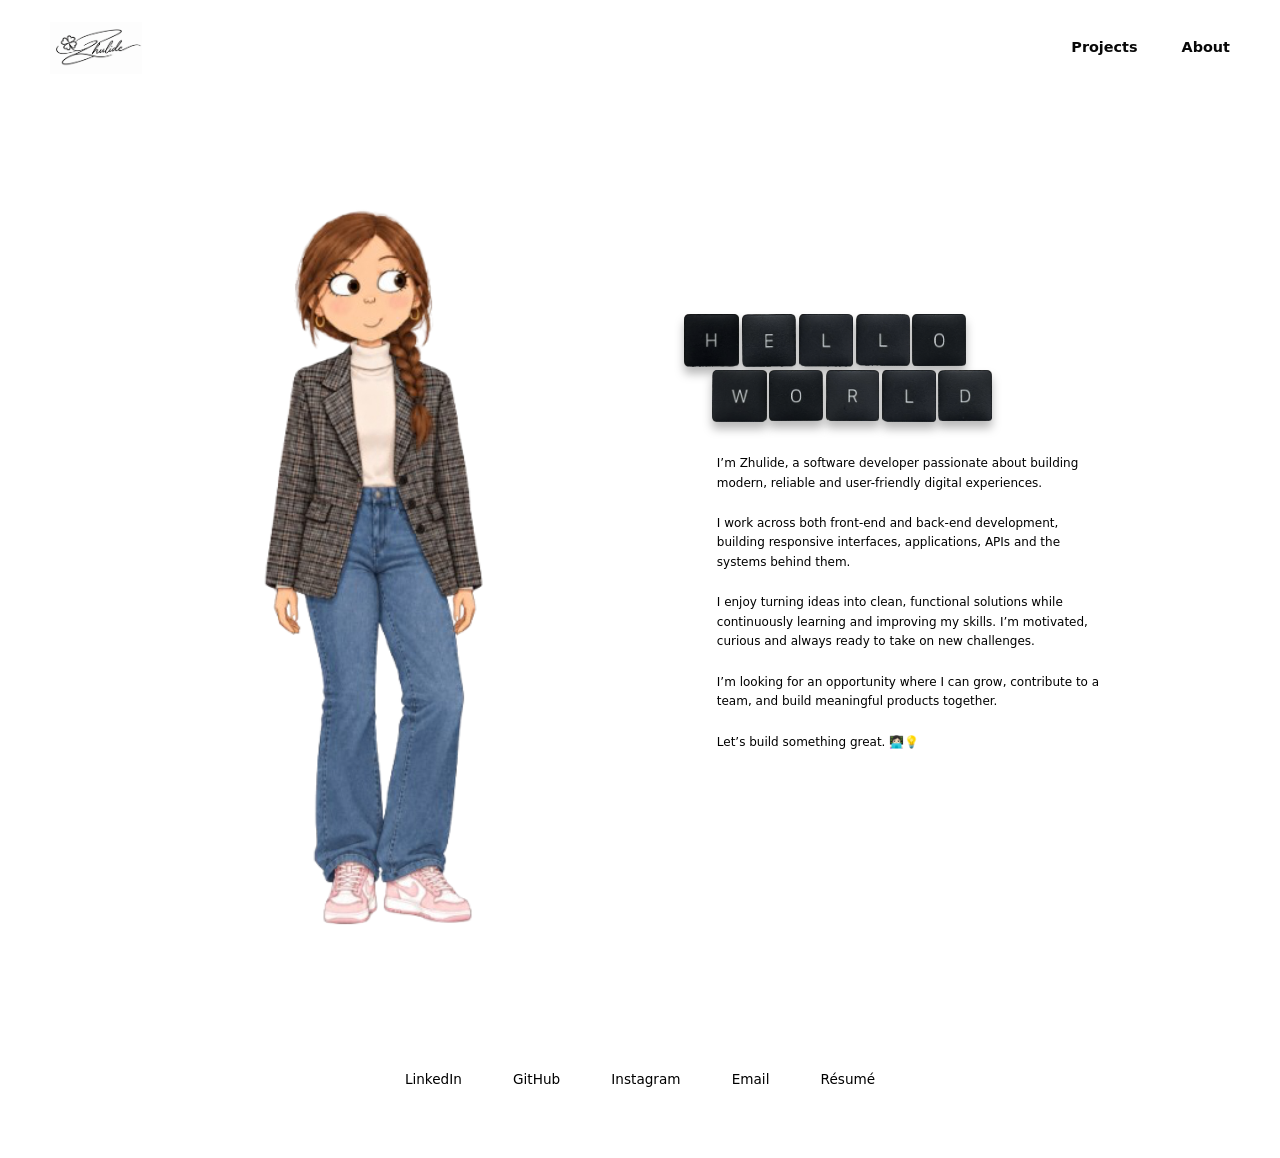
<file: index.html>
<!DOCTYPE html>
<html lang="en">
<head>
<meta charset="utf-8">
<meta name="viewport" content="width=device-width, initial-scale=1">
<title>Zhulide — Software Developer</title>
<meta name="description" content="Zhulide is a software developer.">
<link rel="stylesheet" href="css/style.css">
</head>
<body>
<header>
  <a class="logo" href="#top" aria-label="Zhulide"><img src="img/logo.1.png" alt="Zhulide"></a>
  <button class="burger" aria-label="Toggle menu" aria-expanded="false" aria-controls="menu"><span></span><span></span><span></span></button>
  <nav id="menu">
    <ul>
      <li><a href="projects.html">Projects</a></li>
      <li><a href="coming-soon.html">About</a></li>
    </ul>
  </nav>
</header>

<main id="top">
  <div class="stage">
  <div class="panel" id="panel">
    <img src="img/🍀Z*.png" alt="Illustration of Zhulide">
  </div>
</div>
  <div id="about">
    <div class="keys" role="img" aria-label="HELLO WORLD">
      <img class="k" data-k="H" src="img/0.png" alt="H" draggable="false" style="left:1.865%;top:5.344%;width:16.93%;height:43.893%">
      <img class="k" data-k="E" src="img/1.png" alt="E" draggable="false" style="left:19.799%;top:4.962%;width:17.073%;height:43.893%">
      <img class="k" data-k="L" src="img/2.png" alt="L" draggable="false" style="left:37.59%;top:5.344%;width:16.93%;height:43.511%">
      <img class="k" data-k="L" src="img/3.png" alt="L" draggable="false" style="left:55.38%;top:4.962%;width:17.073%;height:43.511%">
      <img class="k" data-k="O" src="img/4.png" alt="O" draggable="false" style="left:73.027%;top:5.344%;width:16.786%;height:42.748%">
      <img class="k" data-k="W" src="img/5.png" alt="W" draggable="false" style="left:10.617%;top:51.527%;width:16.93%;height:43.13%">
      <img class="k" data-k="O" src="img/6.png" alt="O" draggable="false" style="left:28.407%;top:51.145%;width:16.786%;height:43.13%">
      <img class="k" data-k="R" src="img/7.png" alt="R" draggable="false" style="left:46.055%;top:51.527%;width:16.643%;height:42.748%">
      <img class="k" data-k="L" src="img/8.png" alt="L" draggable="false" style="left:63.558%;top:51.527%;width:16.93%;height:43.13%">
      <img class="k" data-k="D" src="img/9.png" alt="D" draggable="false" style="left:81.205%;top:51.145%;width:16.93%;height:43.13%">
    </div>
    <div class="text" id="projects">
       <p>
    I’m Zhulide, a software developer passionate about building modern,
    reliable and user-friendly digital experiences.
  </p>

  <p>
    I work across both front-end and back-end development, building
    responsive interfaces, applications, APIs and the systems behind them.
  </p>

   <p>
    I enjoy turning ideas into clean, functional solutions while
    continuously learning and improving my skills. I’m motivated, curious
    and always ready to take on new challenges.
  </p>

  <p>
    I’m looking for an opportunity where I can grow, contribute to a team,
    and build meaningful products together.
  </p>

  <p>
    Let’s build something great. 👩🏻‍💻💡
  </p>

    </div>
  </div>
</main>

<footer>
  <ul>
    <li><a href="https://www.linkedin.com/in/zhulide-m-867a86384" target="_blank" rel="noopener">LinkedIn</a></li>
    <li><a href="https://github.com/Zhulide-code" target="_blank" rel="noopener">GitHub</a></li>
    <li><a href="https://www.instagram.com/zhulide_?hvrq=MTBobHJiNGtoNW9kOA%3D%3D&utm_source=qr" target="_blank" rel="noopener">Instagram</a></li>
    <li><a href="mailto:zhulide.mn@gmail.com">Email</a></li>
    <li><a href="resume.pdf" target="_blank" rel="noopener">Résumé</a></li>
  </ul>
</footer>

<script src="js/script.js"></script>
</body>
</html>
</file>
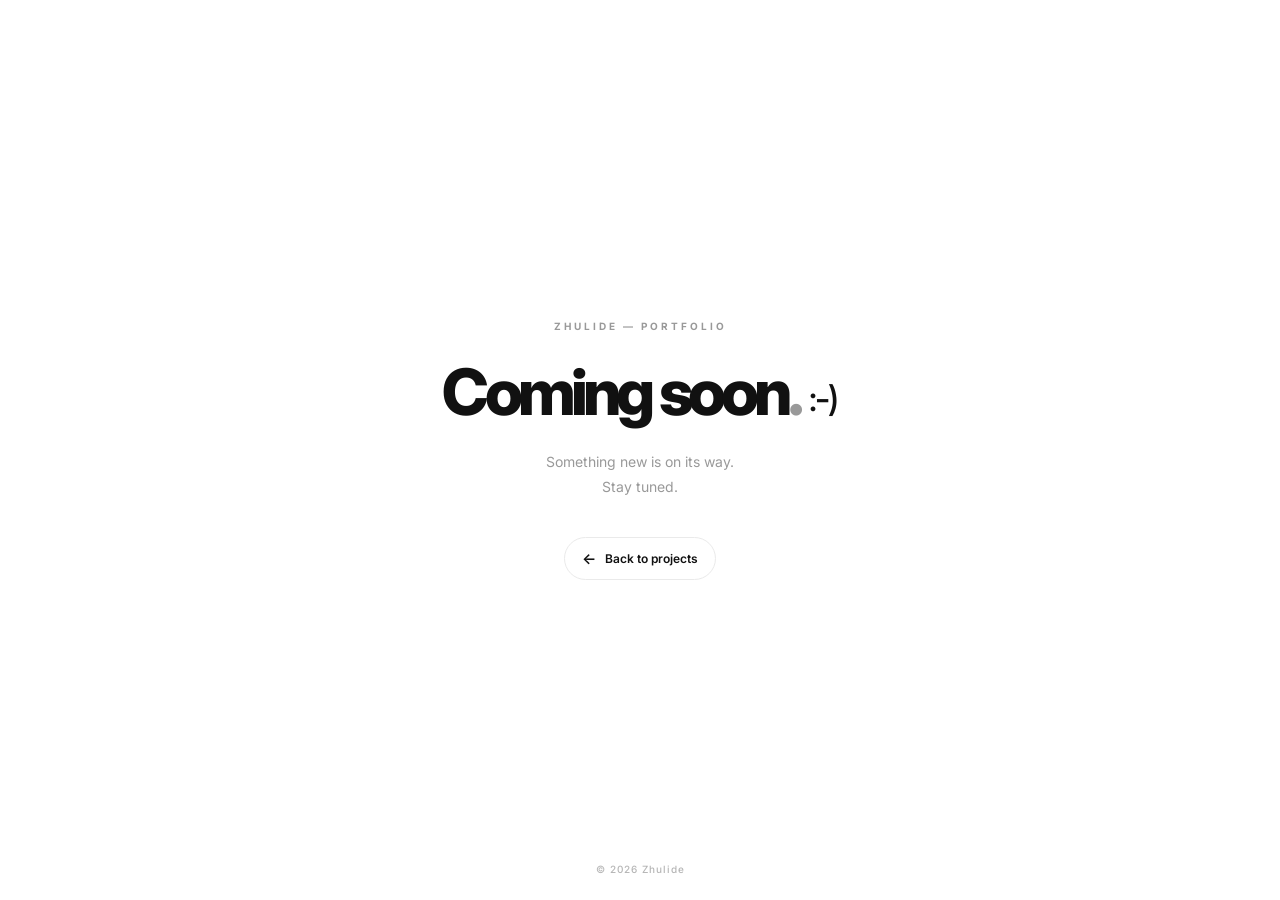
<file: coming-soon.html>
<!DOCTYPE html>
<html lang="en">
<head>
  <meta charset="UTF-8">
  <meta name="viewport" content="width=device-width, initial-scale=1">
  <meta name="theme-color" content="#ffffff">
  <meta name="description" content="Something new is coming soon to Zhulide.">

  <title>Coming Soon — Zhulide</title>

  <link rel="preconnect" href="https://fonts.googleapis.com">
  <link rel="preconnect" href="https://fonts.gstatic.com" crossorigin>
  <link href="https://fonts.googleapis.com/css2?family=Inter:wght@400;500;600;700;800&display=swap" rel="stylesheet">

  <style>
    * {
      box-sizing: border-box;
      margin: 0;
      padding: 0;
    }

    :root {
      --background: #ffffff;
      --foreground: #111111;
      --muted: #999999;
    }

    html {
      min-height: 100%;
    }

    body {
      min-height: 100vh;
      min-height: 100dvh;
      font-family: "Inter", system-ui, sans-serif;
      background: var(--background);
      color: var(--foreground);
      -webkit-font-smoothing: antialiased;
      -moz-osx-font-smoothing: grayscale;
    }

    .wrap {
      min-height: 100vh;
      min-height: 100dvh;
      display: flex;
      flex-direction: column;
      align-items: center;
      justify-content: center;
      padding: 30px 20px;
      text-align: center;
      position: relative;
    }

    .content {
      animation: fadeUp 0.9s cubic-bezier(.2, .7, .3, 1) both;
    }

    .eyebrow {
      display: block;
      margin-bottom: 25px;
      font-size: 10px;
      font-weight: 700;
      letter-spacing: 3px;
      color: var(--muted);
    }

    h1 {
      font-size: clamp(2.2rem, 7vw, 4rem);
      font-weight: 800;
      letter-spacing: -0.075em;
      line-height: 1.1;
    }

    .period {
      color: var(--muted);
    }

    .smile {
      display: inline-block;
      margin-left: 5px;
      font-size: 0.55em;
      font-weight: 500;
      letter-spacing: -0.05em;
      vertical-align: middle;
    }

    .description {
      margin-top: 22px;
      color: var(--muted);
      font-size: 14px;
      font-weight: 400;
      line-height: 1.8;
    }

    .back {
      display: inline-flex;
      align-items: center;
      gap: 9px;
      margin-top: 38px;
      padding: 11px 17px;
      color: var(--foreground);
      text-decoration: none;
      font-size: 12px;
      font-weight: 600;
      border: 1px solid #eaeaea;
      border-radius: 50px;
      transition: background 0.25s ease, border-color 0.25s ease, transform 0.25s ease;
    }

    .arrow {
      font-size: 15px;
      transition: transform 0.25s ease;
    }

    .back:hover {
      background: #f7f7f7;
      border-color: #dcdcdc;
      transform: translateY(-2px);
    }

    .back:hover .arrow {
      transform: translateX(-4px);
    }

    .back:focus-visible {
      outline: 2px solid var(--foreground);
      outline-offset: 4px;
    }

    .copyright {
      position: absolute;
      bottom: 25px;
      color: #b5b5b5;
      font-size: 10px;
      font-weight: 500;
      letter-spacing: 1px;
    }

    @keyframes fadeUp {
      from {
        opacity: 0;
        transform: translateY(15px);
      }

      to {
        opacity: 1;
        transform: translateY(0);
      }
    }

    @media (max-width: 480px) {
      .eyebrow {
        font-size: 9px;
        letter-spacing: 2.5px;
      }

      .description {
        font-size: 13px;
      }

      .back {
        margin-top: 30px;
      }
    }

    @media (prefers-reduced-motion: reduce) {
      *,
      *::before,
      *::after {
        animation-duration: 0.01ms !important;
        animation-iteration-count: 1 !important;
        transition-duration: 0.01ms !important;
      }
    }
  </style>
</head>

<body>

  <main class="wrap">
    <div class="content">

      <span class="eyebrow">ZHULIDE — PORTFOLIO</span>

      <h1>
        Coming soon<span class="period">.</span>
        <span class="smile" aria-label="smiling face">:-)</span>
      </h1>

      <p class="description">
        Something new is on its way.<br>
        Stay tuned.
      </p>

      <a class="back" href="projects.html">
        <span class="arrow" aria-hidden="true">←</span>
        <span>Back to projects</span>
      </a>

    </div>

    <span class="copyright">
      © <span id="year"></span> Zhulide
    </span>
  </main>

  <script>
    const smile = document.querySelector(".smile");
    const year = document.querySelector("#year");

    year.textContent = new Date().getFullYear();

    if (
      smile &&
      !window.matchMedia("(prefers-reduced-motion: reduce)").matches
    ) {
      setInterval(() => {
        smile.textContent = ";-)";

        setTimeout(() => {
          smile.textContent = ":-)";
        }, 450);
      }, 3500);
    }
  </script>

</body>
</html>
</file>
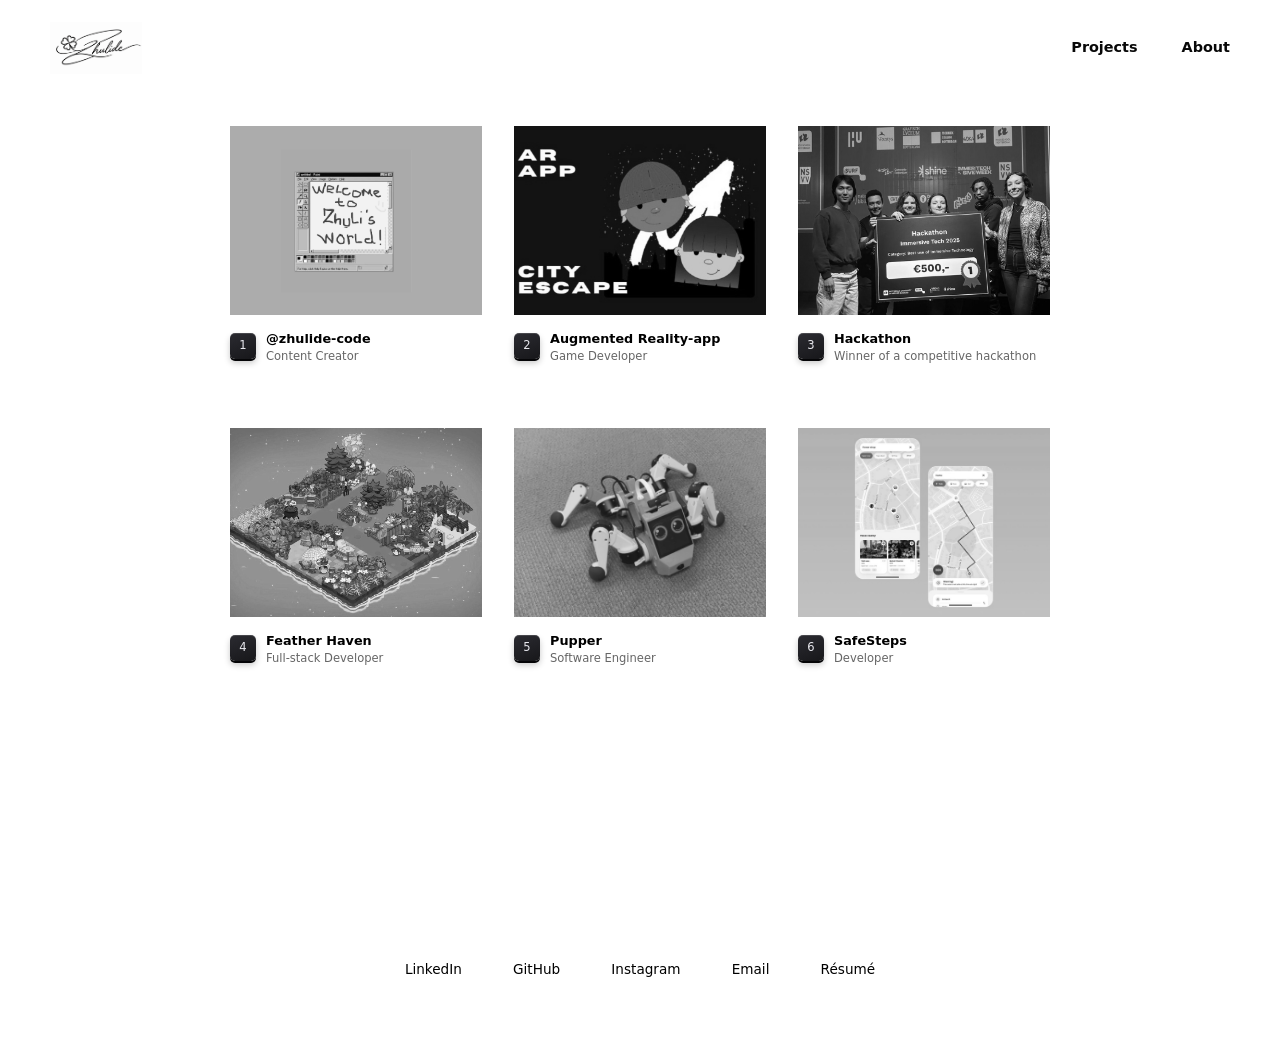
<file: projects.html>
<!DOCTYPE html>
<html lang="en">
<head>
<meta charset="utf-8">
<meta name="viewport" content="width=device-width, initial-scale=1">
<title>Projects — Zhulide</title>
<meta name="description" content="Projects by Zhulide, software developer.">
<link rel="stylesheet" href="css/style.css">
<link rel="stylesheet" href="css/project.css">
</head>
<body>
<header>
  <a class="logo" href="index.html" aria-label="Zhulide"><img src="img/logo.1.png" alt="Zhulide"></a>
  <button class="burger" aria-label="Toggle menu" aria-expanded="false" aria-controls="menu"><span></span><span></span><span></span></button>
  <nav id="menu">
    <ul>
      <li><a href="projects.html" aria-current="page">Projects</a></li>
      <li><a href="coming-soon.html">About</a></li>
    </ul>
  </nav>
</header>

<main class="projects-page">
  <div class="project-grid">

    <a class="project" href="#" style="--accent:#e833e3">
        <div class="thumb"><img src="img/1111.png" alt="@zhulide-code" loading="lazy" onerror="this.style.display='none'"></div>
      <div class="meta">
        <span class="num">1</span>
        <div><h2>@zhulide-code</h2><p>Content Creator</p></div>
      </div>
    </a>

    <a class="project" href="#" style="--accent:#ff5a36">
      <div class="thumb"><img src="img/IMG_3704.jpg" alt="Endless Runner" loading="lazy" onerror="this.style.display='none'"></div>
      <div class="meta">
        <span class="num">2</span>
        <div><h2>Augmented Reality-app</h2><p>Game Developer</p></div>
      </div>
    </a>

    <a class="project" href="#" style="--accent:#2f9bff">
      <div class="thumb"><img src="img/myzelf.jpeg" alt="Hackathon" loading="lazy" onerror="this.style.display='none'"></div>
      <div class="meta">
        <span class="num">3</span>
        <div><h2>Hackathon</h2><p>Winner of a competitive hackathon</p></div>
      </div>
    </a>

    <a class="project" href="#" style="--accent:#ffc400">
      <div class="thumb"><img src="img/IMG_3705.jpg" alt="Feather Haven" loading="lazy" onerror="this.style.display='none'"></div>
      <div class="meta">
        <span class="num">4</span>
        <div><h2>Feather Haven</h2><p>Full-stack Developer</p></div>
      </div>
    </a>

    <a class="project" href="#" style="--accent:#22c55e">
      <div class="thumb"><img src="img/pupper.png" alt="Pupper" loading="lazy" onerror="this.style.display='none'"></div>
      <div class="meta">
        <span class="num">5</span>
        <div><h2>Pupper</h2><p>Software Engineer</p></div>
      </div>
    </a>

    <a class="project" href="#" style="--accent:#8b5cf6">
      <div class="thumb"><img src="img/IMG_3706.jpg" alt="SafeSteps" loading="lazy" onerror="this.style.display='none'"></div>
      <div class="meta">
        <span class="num">6</span>
        <div><h2>SafeSteps</h2><p>Developer</p></div>
      </div>
    </a>

  </div>
</main>

<footer>
  <ul>
    <li><a href="https://www.linkedin.com/in/zhulide-m-867a86384" target="_blank" rel="noopener">LinkedIn</a></li>
    <li><a href="https://github.com/Zhulide-code" target="_blank" rel="noopener">GitHub</a></li>
    <li><a href="https://www.instagram.com/zhulide_?hvrq=MTBobHJiNGtoNW9kOA%3D%3D&utm_source=qr" target="_blank" rel="noopener">Instagram</a></li>
    <li><a href="mailto:zhulide.mn@gmail.com">Email</a></li>
    <li><a href="resume.pdf" target="_blank" rel="noopener">Résumé</a></li>
  </ul>
</footer>

<script src="js/script.js"></script>
<script src="js/project.js"></script>
</body>
</html>
</file>
<file: css/style.css>
:root {
  --purple: #080808;
  --purple-d: #d752f8;
  --ink: #000;
  --key: #17171a;
}

* {
  box-sizing: border-box;
  margin: 0;
  padding: 0;
}

body {
  font-family: "Inter", system-ui, -apple-system, "Segoe UI", Roboto, sans-serif;
  background: #fff;
  color: var(--ink);
  line-height: 1.35;
  font-weight: 500;
}

a {
  color: inherit;
  text-decoration: none;
}

:focus-visible {
  outline: 2px solid var(--purple-d);
  outline-offset: 3px;
}

header {
  position: fixed;
  top: 0;
  left: 0;
  right: 0;
  z-index: 20;
  display: flex;
  justify-content: space-between;
  align-items: center;
  padding: 22px clamp(20px, 4vw, 50px);
  background: #fff;
}

.logo img {
  display: block;
  height: 52px;
  width: auto;
}

nav ul {
    font-size: 0.9rem;
  display: flex;
  gap: 44px;
  list-style: none;
}

nav a {
  color: var(--purple);
  font-weight: 600;
}

.burger {
  display: none;
  background: none;
  border: 0;
  cursor: pointer;
  width: 44px;
  height: 44px;
  position: relative;
  z-index: 30;
}

.burger span {
  position: absolute;
  left: 9px;
  right: 9px;
  height: 3px;
  border-radius: 3px;
  background: var(--purple);
  transition: .3s;
}

.burger span:nth-child(1) {
  top: 14px;
}

.burger span:nth-child(2) {
  top: 21px;
}

.burger span:nth-child(3) {
  top: 28px;
}

.burger[aria-expanded=true] span:nth-child(1) {
  top: 21px;
  transform: rotate(45deg);
}

.burger[aria-expanded=true] span:nth-child(2) {
  opacity: 0;
}

.burger[aria-expanded=true] span:nth-child(3) {
  top: 21px;
  transform: rotate(-45deg);
}

main {
  min-height: 100vh;
  display: grid;
  grid-template-columns: minmax(0, 1fr) minmax(0, 1fr);
  gap: clamp(30px, 6vw, 110px);
  align-items: center;
  max-width: 1100px;
  margin: auto;
  padding: 120px clamp(20px, 5vw, 50px) 70px;
}

.panel {
  aspect-ratio: 5 / 6;
  width: 100%;
  background: transparent;
  box-shadow: none;
  display: grid;
  place-items: center;
}
  .panel img {
  width: 100%;
  height: 100%;
  object-fit: contain;
  display: block;
}

.panel span {
  text-shadow: 0 18px 25px rgba(60, 30, 130, .35);
}

.stage {
  perspective: 1000px;
}

.keys {
  position: relative;
  aspect-ratio: 697 / 262;
  max-width: 320px;
  margin-bottom: 26px;
  user-select: none;
}

.keys .k {
  position: absolute;
  cursor: pointer;
  transition: transform .09s ease-out, filter .09s;
  filter: drop-shadow(0 7px 5px rgba(0, 0, 0, .28));
  -webkit-user-drag: none;
}

.keys .k:hover,
.keys .k.on {
  transform: translateY(6%) scale(.96);
  filter: drop-shadow(0 1px 1px rgba(0, 0, 0, .3)) brightness(1.35);
}

.row {
  display: flex;
  gap: clamp(4px, .7vw, 8px);
  margin-bottom: clamp(4px, .7vw, 8px);
}

.row:nth-child(2) {
  margin-left: clamp(14px, 3.4vw, 40px);
}

.key {
  flex: 0 0 auto;
  width: clamp(38px, 6.6vw, 72px);
  aspect-ratio: 1 / .95;
  border-radius: 10px;
  background: linear-gradient(160deg, #2b2b31, var(--key));
  color: #e8e8ee;
  font-weight: 300;
  font-size: clamp(1rem, 2.4vw, 1.6rem);
  display: grid;
  place-items: center;
  box-shadow: 0 4px 0 #050507, 0 10px 14px rgba(0, 0, 0, .28), inset 0 1px 0 rgba(255, 255, 255, .14);
  transition: transform .12s, box-shadow .12s;
}

.key:hover {
  transform: translateY(3px);
  box-shadow: 0 1px 0 #050507, 0 3px 6px rgba(0, 0, 0, .28), inset 0 1px 0 rgba(255, 255, 255, .14);
}

.text {
  padding-left: clamp(0px, 3vw, 40px);
  max-width: 430px;
  font-size: clamp(0.75rem, 0.9vw, 0.85rem);
  line-height: 1.6;
  text-align: left;
}

.text p {
  margin-bottom: 1.8em;
}

.text p:last-child {
  margin-bottom: 0;
}

.poem {
  text-align: left;
}

.pix {
  display: inline-block;
  position: relative;
  width: 5.2em;
  height: 1em;
  vertical-align: baseline;
}

.footer-links,
footer {
  text-align: center;
}

footer {
  padding: 60px 20px 70px;
}

footer ul {
    font-size: 0.85rem;
  list-style: none;
  display: flex;
  flex-wrap: wrap;
  justify-content: center;
  gap: 14px clamp(24px, 4vw, 58px);
}

footer a,
nav a {
  background: linear-gradient(currentColor, currentColor) 0 100% / 0 2px no-repeat;
  padding-bottom: 3px;
  transition: background-size .25s ease;
}

footer a:hover,
footer a:focus-visible,
nav a:hover,
nav a:focus-visible {
  background-size: 100% 2px;
}

@media (max-width: 820px) {
  .burger {
    display: block;
  }

  nav {
    position: fixed;
    inset: 0;
    background: #fff;
    display: grid;
    place-items: center;
    opacity: 0;
    pointer-events: none;
    transition: opacity .3s;
  }

  nav.open {
    opacity: 1;
    pointer-events: auto;
  }

  nav ul {
    flex-direction: column;
    align-items: center;
    gap: 30px;
    font-size: 1.8rem;
  }

  main {
    grid-template-columns: 1fr;
    padding-top: 100px;
  }

  .panel {
    aspect-ratio: 4 / 3;
  }

  .text {
    padding-left: 0;
    max-width: 600px;
    margin: 0 auto;
    font-size: 1rem;
    line-height: 1.45;
  }

  .text p {
    margin-bottom: 2.2em;
  }

  .keys {
    margin-bottom: 28px;
  }
}

@media (prefers-reduced-motion: reduce) {
  * {
    transition: none !important;
  }
}
</file>
<file: css/project.css>
main.projects-page {
  display: flex;
  justify-content: center;
  align-items: flex-start;
  grid-template-columns: none;
  width: 100%;
  max-width: none;
  min-height: 100vh;
  margin: 0;
  padding: clamp(100px, 14vh, 150px) clamp(20px, 5vw, 50px) 70px;
}

nav a[aria-current="page"] {
  font-weight: 700;
}

.project-grid {
  display: grid;
  grid-template-columns: repeat(3, minmax(0, 1fr));
  gap: clamp(36px, 5vw, 64px) clamp(18px, 2.6vw, 32px);
  width: 100%;
  max-width: 820px;
  margin: 0 auto;
}

.project {
  display: block;
  min-width: 0;
  opacity: 0;
  transform: translateY(14px);
  animation: rise .6s ease forwards;
}

.project:nth-child(2) { animation-delay: .06s; }
.project:nth-child(3) { animation-delay: .12s; }
.project:nth-child(4) { animation-delay: .18s; }
.project:nth-child(5) { animation-delay: .24s; }
.project:nth-child(6) { animation-delay: .30s; }

@keyframes rise {
  to { opacity: 1; transform: none; }
}

.thumb {
  aspect-ratio: 4 / 3;
  width: 100%;
  background: #666;
  overflow: hidden;
  transition: background-color .35s ease;
}

.thumb img {
  width: 100%;
  height: 100%;
  object-fit: cover;          
  display: block;
  filter: grayscale(1);
  transition: filter .35s ease, transform .5s ease;
}

.thumb.contain img {
  object-fit: contain;
}

.project:hover .thumb,
.project:focus-visible .thumb,
.project.on .thumb {
  background: var(--accent, #e833e3);
}

.project:hover .thumb img,
.project:focus-visible .thumb img,
.project.on .thumb img {
  filter: grayscale(0);
  transform: scale(1.03);
}

.meta {
  display: flex;
  align-items: center;
  gap: 10px;
  margin-top: 12px;
}

.num {
  flex: 0 0 auto;
  width: 26px;
  height: 26px;
  border-radius: 5px;
  background: linear-gradient(160deg, #2b2b31, var(--key));
  color: #e8e8ee;
  font-size: .72rem;
  font-weight: 300;
  display: grid;
  place-items: center;
  box-shadow: 0 2px 0 #050507, 0 4px 6px rgba(0, 0, 0, .22), inset 0 1px 0 rgba(255, 255, 255, .14);
  transition: transform .12s, box-shadow .12s;
}

.project:hover .num,
.project:focus-visible .num,
.project.on .num {
  transform: translateY(2px);
  box-shadow: 0 0 0 #050507, 0 1px 3px rgba(0, 0, 0, .25), inset 0 1px 0 rgba(255, 255, 255, .14);
}

.meta h2 {
  font-size: .8rem;
  font-weight: 700;
  line-height: 1.3;
  display: inline;
  background: linear-gradient(var(--accent, #e833e3), var(--accent, #e833e3)) 0 100% / 0 2px no-repeat;
  transition: background-size .3s ease;
}

.project:hover .meta h2,
.project:focus-visible .meta h2,
.project.on .meta h2 {
  background-size: 100% 2px;
}

.meta p {
  font-size: .72rem;
  font-weight: 500;
  color: #666;
  line-height: 1.35;
}

@media (max-width: 820px) {
  .project-grid {
    grid-template-columns: repeat(2, minmax(0, 1fr));
    max-width: 560px;
  }
  .meta h2 { font-size: .9rem; }
  .meta p  { font-size: .8rem; }
  .num     { width: 30px; height: 30px; font-size: .8rem; }
}

@media (max-width: 480px) {
  .project-grid {
    grid-template-columns: 1fr;
    max-width: 420px;
  }
  .meta h2 { font-size: 1rem; }
  .meta p  { font-size: .88rem; }
}

@media (prefers-reduced-motion: reduce) {
  .project {
    opacity: 1;
    transform: none;
    animation: none;
  }
}
</file>
